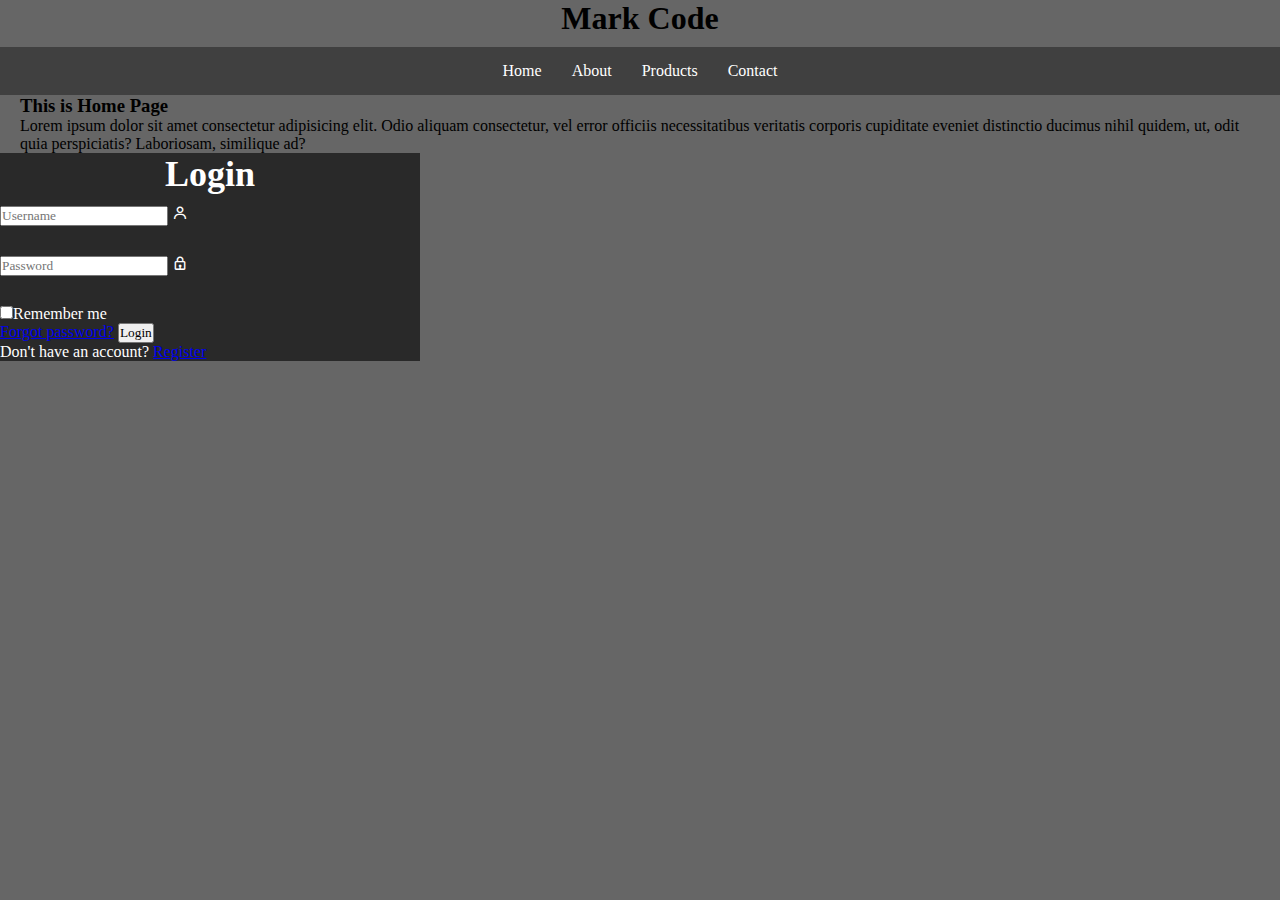
<file: form and nav/CSS Tutorial5#.html/index.html>
<!DOCTYPE html>
<html>
        <head>
             <link rel ="stylesheet" href="style.css"/>
            <link href='https://unpkg.com/boxicons@2.1.4/css/boxicons.min.css' rel='stylesheet'>

        </head>

        <body>              
          <h1>Mark Code</h1>

          <nav class="navbar">
            <ul>
                 <li><a href="index.html">Home</a></li>
                 <li><a href="about.html">About</a></li>
                 <li><a href="products.html">Products</a></li>
                 <li><a href="contact.html">Contact</a></li>
            </ul>
          </nav>
            <main>
                <h3>This is Home Page</h3>
                <p>Lorem ipsum dolor sit amet consectetur adipisicing elit. Odio aliquam consectetur, vel error officiis necessitatibus veritatis corporis cupiditate eveniet distinctio ducimus nihil quidem, ut, odit quia perspiciatis? Laboriosam, similique ad?</p>
            </main>

            <div class="wrapper">
              <form action="">
                <h1>Login</h1>
                <div class="input-box">
                   <input type="text" placeholder="Username" required>
                  <i class='bx bx-user'></i> 
                </div>
                  <div class="input-box">
                   <input type="password" placeholder="Password" required>
                  <i class='bx bx-lock'></i>
                </div>

                <div class="remember-forgot">
                  <label><input type="checkbox">Remember me
                  </label>
                </div>

                <a href="#">Forgot password?</a>

                <button type="submit" class="btn">Login</button>

                <div class="register-link">
                  <p>Don't have an account? <a
                    href="#">Register</a>
                </div>

              </form>
            </div>
        </body>
</html>
</file>
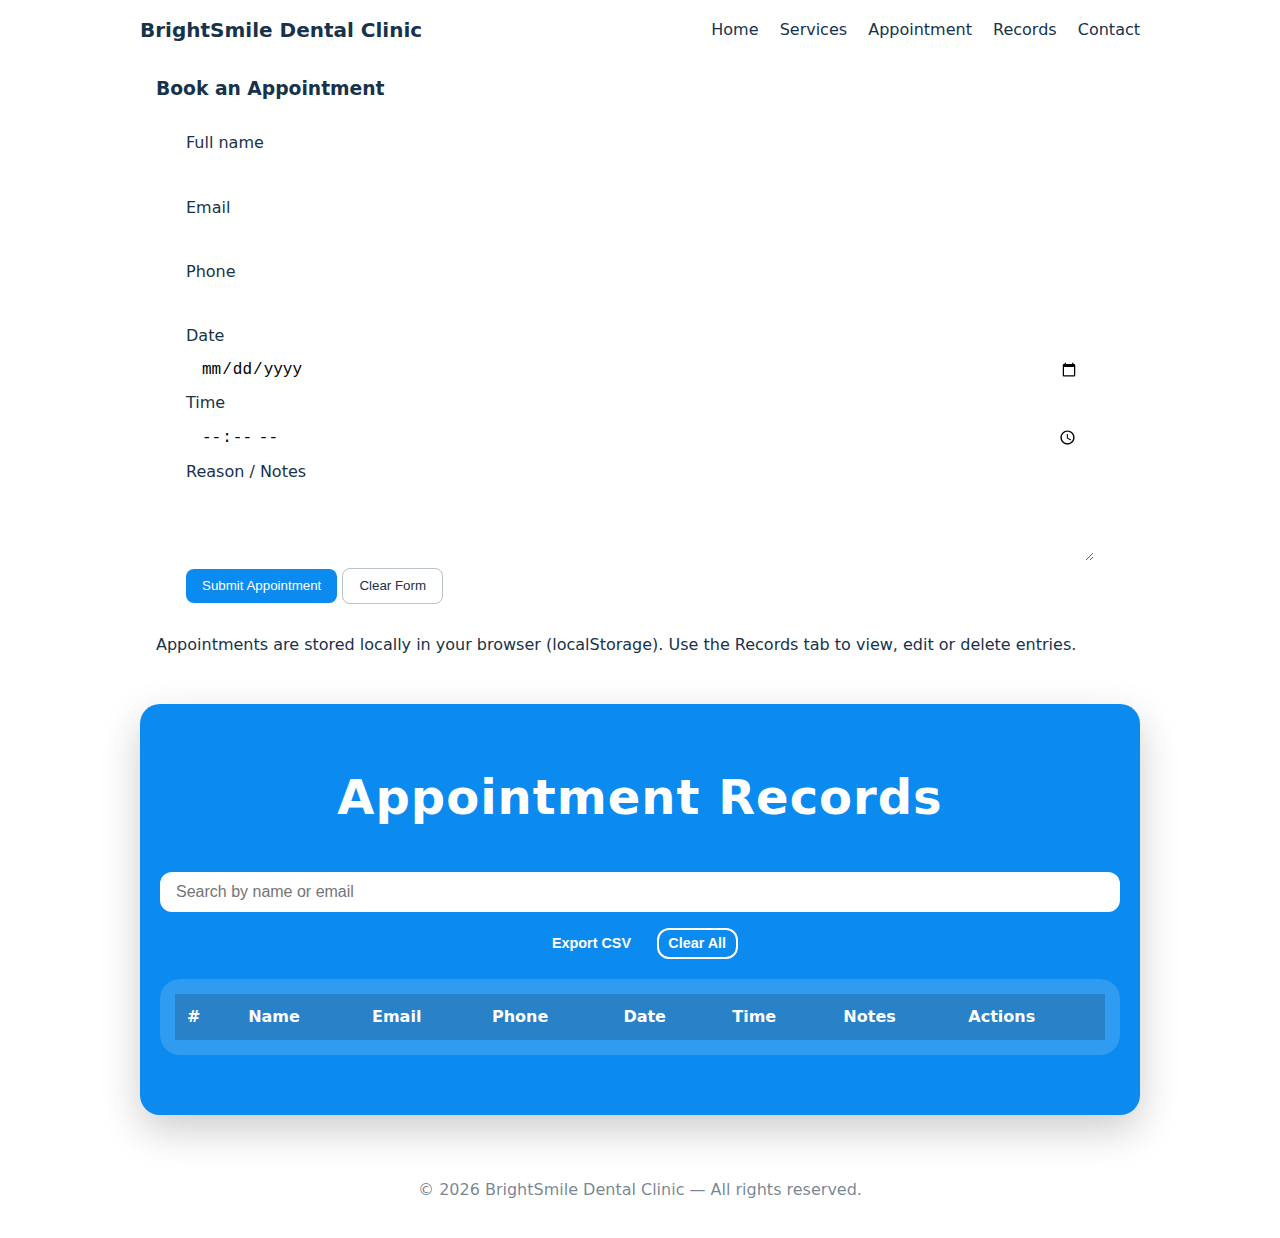
<file: dental/appointment.html>
<!doctype html>
<html lang="en">
<head>
  <meta charset="utf-8" />
  <meta name="viewport" content="width=device-width, initial-scale=1" />
  <title>BrightSmile Dental Clinic</title>
  <link rel="stylesheet" href="style.css">
</head>
<body>
  <header class="site-header">
    <div class="container header-inner">
      <h1 class="logo">BrightSmile Dental Clinic</h1>
      <nav class="nav" id="mainNav">
        <a href="index.html">Home</a>
        <a href="services.html">Services</a>
        <a href="appointment.html">Appointment</a>
        <a href="#records">Records</a>
        <a href="contact.html">Contact</a>
      </nav>
      <button class="nav-toggle" id="navToggle">☰</button>
    </div>
  </header>




  <section id="appointment" class="container appointment">
  <h3>Book an Appointment</h3>
  <form id="appointmentForm" class="form">
    <div class="row">
      <label>Full name<input type="text" id="name" required></label>
      <label>Email<input type="email" id="email" required></label>
    </div>
    <div class="row">
      <label>Phone<input type="tel" id="phone"></label>
      <label>Date<input type="date" id="date" required></label>
    </div>
    <div class="row">
      <label>Time<input type="time" id="time"></label>
    </div>
    <label>Reason / Notes<textarea id="message" rows="3"></textarea></label>
    <div class="form-actions">
      <button type="submit" class="btn">Submit Appointment</button>
      <button type="button" id="clearBtn" class="btn ghost">Clear Form</button>
    </div>
  </form>
  <p class="note">Appointments are stored locally in your browser (localStorage). Use the Records tab to view, edit or delete entries.</p>
</section>

    <section id="records" class="container records">
  <h3>Appointment Records</h3>
  
  <div class="records-controls">
    <input id="search" placeholder="Search by name or email">
    <button id="exportBtn" class="btn small">Export CSV</button>
    <button id="clearAllBtn" class="btn small ghost">Clear All</button>
  </div>
  
  <div class="table-wrap">
    <table id="recordsTable" aria-live="polite">
      <thead>
        <tr>
          <th>#</th>
          <th>Name</th>
          <th>Email</th>
          <th>Phone</th>
          <th>Date</th>
          <th>Time</th>
          <th>Notes</th>
          <th>Actions</th>
        </tr>
      </thead>
      <tbody></tbody>
    </table>
  </div>
</section>

 
  <footer class="site-footer">
    <div class="container">
      <p>© <span id="year"></span> BrightSmile Dental Clinic — All rights reserved.</p>
    </div>
  </footer>

  <template id="rowTemplate">
    <tr>
      <td class="idx"></td>
      <td class="tname"></td>
      <td class="temail"></td>
      <td class="tphone"></td>
      <td class="tdate"></td>
      <td class="ttime"></td>
      <td class="tnote"></td>
      <td class="tactions">
        <button class="btn tiny edit">Edit</button>
        <button class="btn tiny danger delete">Delete</button>
      </td>
    </tr>
  </template>

  <script>
    // Basic interactivity and localStorage appointment management
    const form = document.getElementById('appointmentForm');
    const recordsKey = 'brightsmile_appointments_v1';
    const tbody = document.querySelector('#recordsTable tbody');
    const template = document.getElementById('rowTemplate');
    const search = document.getElementById('search');
    const yearSpan = document.getElementById('year');
    yearSpan.textContent = new Date().getFullYear();

    function loadRecords() {
      const raw = localStorage.getItem(recordsKey);
      return raw ? JSON.parse(raw) : [];
    }
    function saveRecords(list) {
      localStorage.setItem(recordsKey, JSON.stringify(list));
    }

    function renderRecords(filter = ''){
      const list = loadRecords();
      tbody.innerHTML = '';
      const filtered = list.filter(r => {
        if(!filter) return true;
        const s = filter.toLowerCase();
        return (r.name||'').toLowerCase().includes(s) || (r.email||'').toLowerCase().includes(s);
      });
      filtered.forEach((r, i) => {
        const tr = template.content.cloneNode(true);
        tr.querySelector('.idx').textContent = i+1;
        tr.querySelector('.tname').textContent = r.name;
        tr.querySelector('.temail').textContent = r.email;
        tr.querySelector('.tphone').textContent = r.phone || '';
        tr.querySelector('.tdate').textContent = r.date || '';
        tr.querySelector('.ttime').textContent = r.time || '';
        tr.querySelector('.tnote').textContent = r.message || '';
        const editBtn = tr.querySelector('.edit');
        const deleteBtn = tr.querySelector('.delete');
        editBtn.addEventListener('click', ()=> editRecord(r.id));
        deleteBtn.addEventListener('click', ()=> deleteRecord(r.id));
        tbody.appendChild(tr);
      });
    }

    function uid(){ return Date.now().toString(36) + Math.random().toString(36).slice(2,7); }

    form.addEventListener('submit', (e)=>{
      e.preventDefault();
      const record = {
        id: uid(),
        name: document.getElementById('name').value.trim(),
        email: document.getElementById('email').value.trim(),
        phone: document.getElementById('phone').value.trim(),
        date: document.getElementById('date').value,
        time: document.getElementById('time').value,
        message: document.getElementById('message').value.trim()
      };
      const list = loadRecords();
      list.push(record);
      saveRecords(list);
      form.reset();
      renderRecords(search.value);
      // move to records section
      location.hash = '#records';
    });

    document.getElementById('clearBtn').addEventListener('click', ()=> form.reset());

    function editRecord(id){
      const list = loadRecords();
      const r = list.find(x=>x.id===id);
      if(!r) return alert('Record not found');
      // populate form for editing (simple flow: delete old, user submits new)
      document.getElementById('name').value = r.name;
      document.getElementById('email').value = r.email;
      document.getElementById('phone').value = r.phone;
      document.getElementById('date').value = r.date;
      document.getElementById('time').value = r.time;
      document.getElementById('message').value = r.message;
      // remove existing record so submit will create updated one
      const newList = list.filter(x=>x.id!==id);
      saveRecords(newList);
      renderRecords(search.value);
      location.hash = '#appointment';
    }

    function deleteRecord(id){
      if(!confirm('Delete this appointment?')) return;
      const list = loadRecords().filter(x=>x.id!==id);
      saveRecords(list);
      renderRecords(search.value);
    }

    document.getElementById('exportBtn').addEventListener('click', ()=>{
      const list = loadRecords();
      if(!list.length) return alert('No records to export');
      const hdr = ['id','name','email','phone','date','time','message'];
      const rows = list.map(r => hdr.map(h => '"'+(r[h]??'')+'"').join(','));
      const csv = [hdr.join(','), ...rows].join('\n');
      const blob = new Blob([csv], {type: 'text/csv'});
      const url = URL.createObjectURL(blob);
      const a = document.createElement('a');
      a.href = url; a.download = 'appointments.csv';
      document.body.appendChild(a); a.click(); a.remove();
      URL.revokeObjectURL(url);
    });

    document.getElementById('clearAllBtn').addEventListener('click', ()=>{
      if(!confirm('Clear ALL appointment records?')) return;
      localStorage.removeItem(recordsKey);
      renderRecords();
    });

    search.addEventListener('input', ()=> renderRecords(search.value));

    // contact form (example: doesn't send anywhere, just demo)
    document.getElementById('contactForm').addEventListener('submit', (e)=>{
      e.preventDefault();
      alert('Message sent. Thank you!');
      e.target.reset();
    });

    // nav toggle for small screens
    document.getElementById('navToggle').addEventListener('click', ()=>{
      document.getElementById('mainNav').classList.toggle('open');
    });

    // set focus to search when records hash
    window.addEventListener('hashchange', ()=>{
      if(location.hash === '#records') search.focus();
    });

    // initial render
    renderRecords();
  </script>
</file>
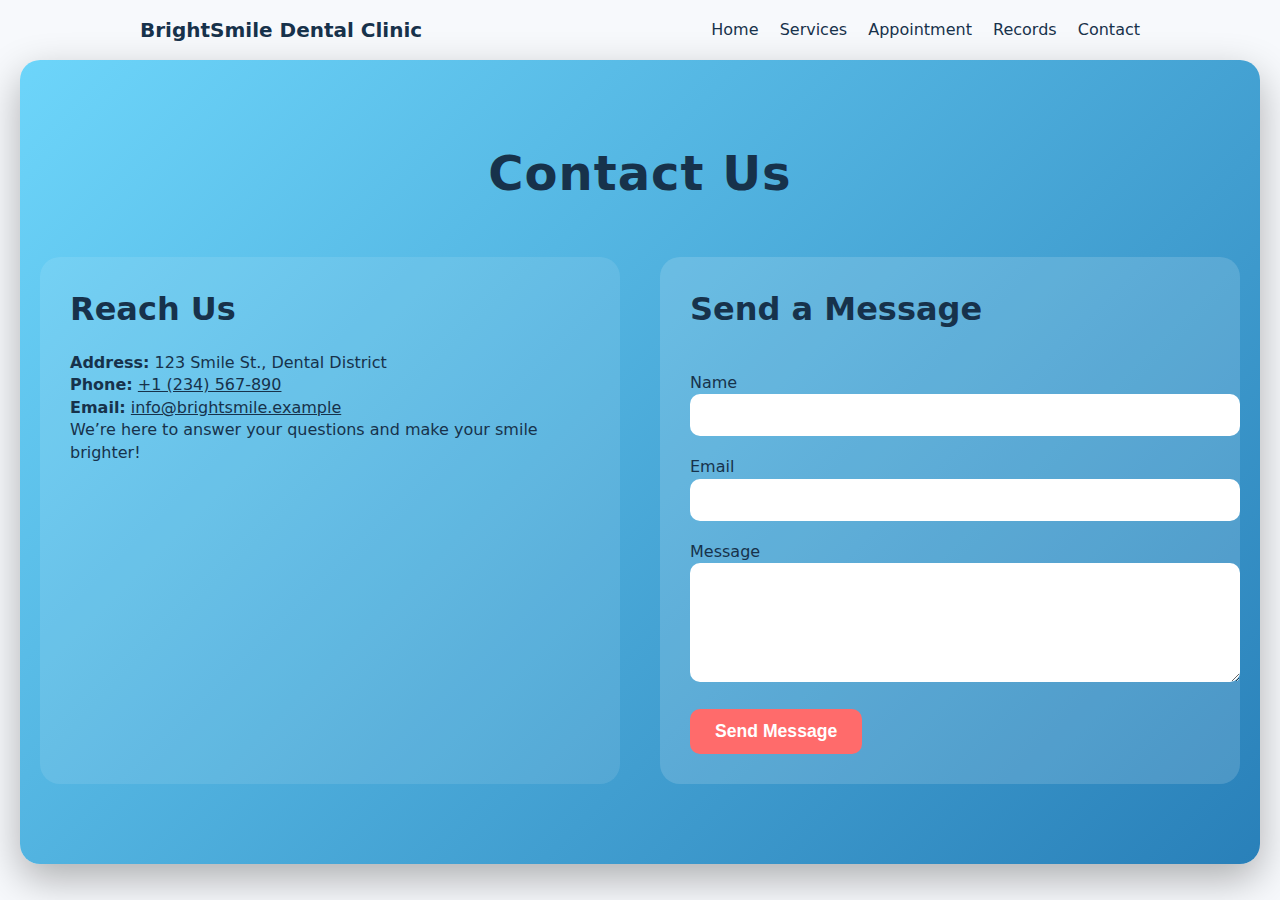
<file: dental/contact.html>
<!doctype html>
<html lang="en">
<head>
  <meta charset="utf-8" />
  <meta name="viewport" content="width=device-width, initial-scale=1" />
  <title>BrightSmile Dental Clinic</title>
  <link rel="stylesheet" href="contact.css">
</head>
<body>
  <header class="site-header">
    <div class="container header-inner">
      <h1 class="logo">BrightSmile Dental Clinic</h1>
      <nav class="nav" id="mainNav">
        <a href="index.html">Home</a>
        <a href="services.html">Services</a>
        <a href="appointment.html">Appointment</a>
        <a href="records.html">Records</a>
        <a href="contact.html">Contact</a>
      </nav>
      <button class="nav-toggle" id="navToggle">☰</button>
    </div>
  </header>



  <section id="contact" class="container contact">
  <h3>Contact Us</h3>
  <div class="contact-grid">
    <!-- Contact Info Card -->
    <div class="contact-info">
      <h4>Reach Us</h4>
      <p><strong>Address:</strong> 123 Smile St., Dental District</p>
      <p><strong>Phone:</strong> <a href="tel:+1234567890">+1 (234) 567-890</a></p>
      <p><strong>Email:</strong> <a href="mailto:info@brightsmile.example">info@brightsmile.example</a></p>
      <p>We’re here to answer your questions and make your smile brighter!</p>
    </div>

    <!-- Contact Form Card -->
    <form id="contactForm" class="form small-form">
      <h4>Send a Message</h4>
      <label>Name
        <input type="text" id="cname" required>
      </label>
      <label>Email
        <input type="email" id="cemail" required>
      </label>
      <label>Message
        <textarea id="cmessage" rows="5" required></textarea>
      </label>
      <div class="form-actions">
        <button type="submit" class="btn">Send Message</button>
      </div>
    </form>
  </div>
</section>
</file>
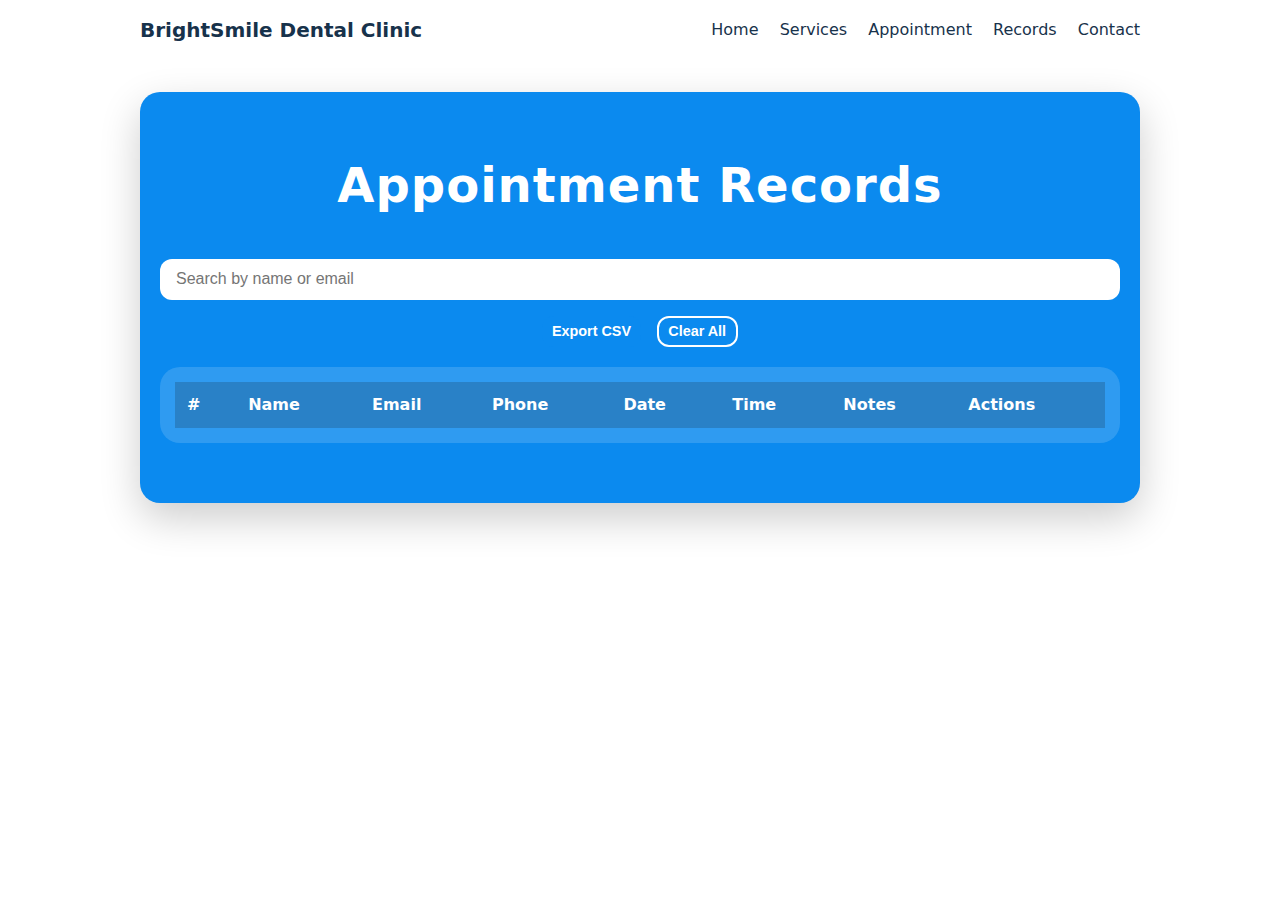
<file: dental/records.html>
<!doctype html>
<html lang="en">
<head>
  <meta charset="utf-8" />
  <meta name="viewport" content="width=device-width, initial-scale=1" />
  <title>BrightSmile Dental Clinic</title>
  <link rel="stylesheet" href="style.css">
</head>
<body>
  <header class="site-header">
    <div class="container header-inner">
      <h1 class="logo">BrightSmile Dental Clinic</h1>
      <nav class="nav" id="mainNav">
        <a href="index.html">Home</a>
        <a href="services.html">Services</a>
        <a href="appointment.html">Appointment</a>
        <a href="records.html">Records</a>
        <a href="contact.html">Contact</a>
      </nav>
      <button class="nav-toggle" id="navToggle">☰</button>
    </div>
  </header>

 <section id="records" class="container records">
  <h3>Appointment Records</h3>
  
  <div class="records-controls">
    <input id="search" placeholder="Search by name or email">
    <button id="exportBtn" class="btn small">Export CSV</button>
    <button id="clearAllBtn" class="btn small ghost">Clear All</button>
  </div>
  
  <div class="table-wrap">
    <table id="recordsTable" aria-live="polite">
      <thead>
        <tr>
          <th>#</th>
          <th>Name</th>
          <th>Email</th>
          <th>Phone</th>
          <th>Date</th>
          <th>Time</th>
          <th>Notes</th>
          <th>Actions</th>
        </tr>
      </thead>
      <tbody></tbody>
    </table>
  </div>
</section>
</file>
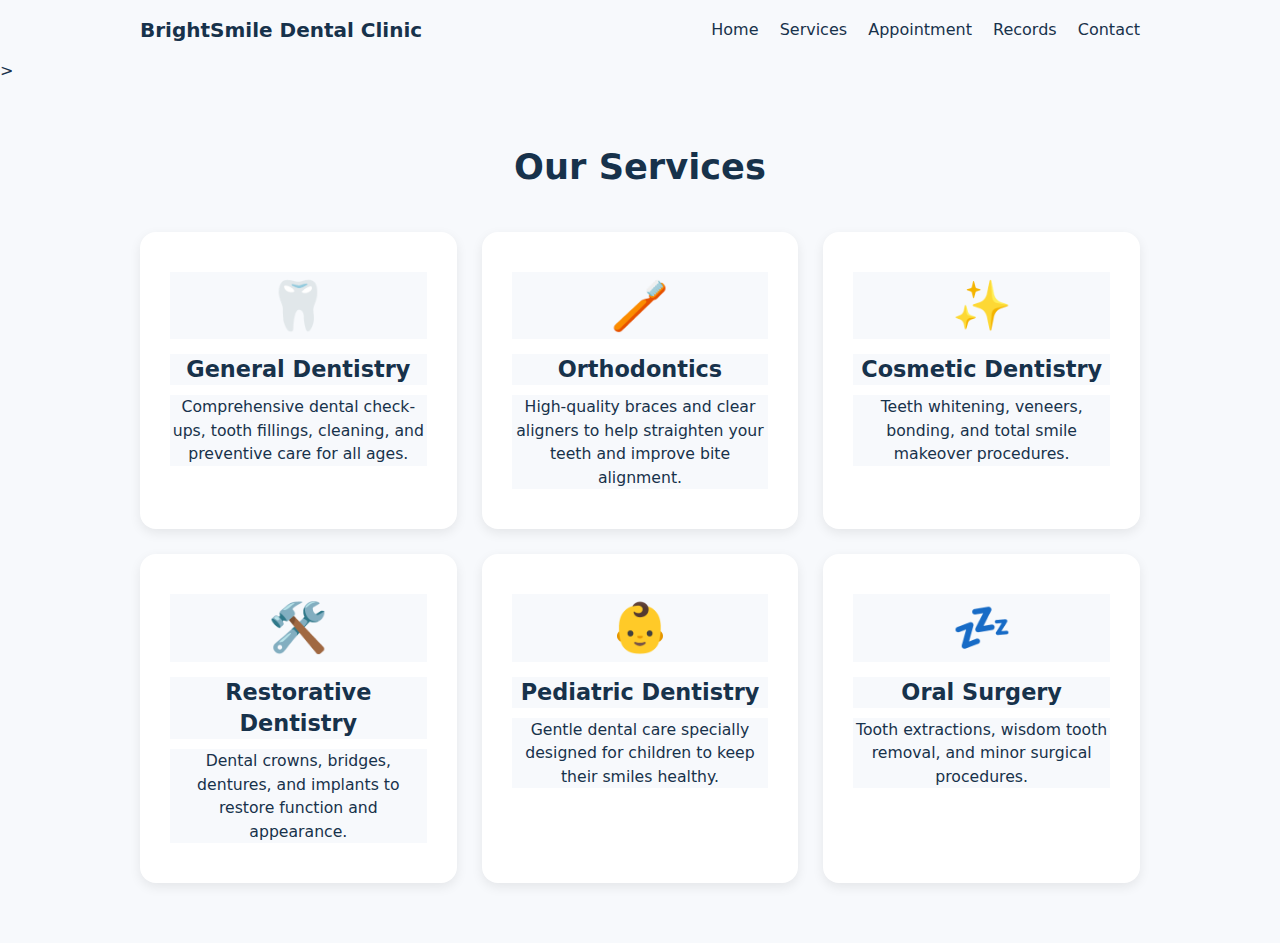
<file: dental/services.html>
<!doctype html>
<html lang="en">
<head>
  <meta charset="utf-8" />
  <meta name="viewport" content="width=device-width, initial-scale=1" />
  <title>BrightSmile Dental Clinic</title>
  <link rel="stylesheet" href="services.css">
</head>
<body>
  <header class="site-header">
    <div class="container header-inner">
      <h1 class="logo">BrightSmile Dental Clinic</h1>
      <nav class="nav" id="mainNav">
        <a href="index.html">Home</a>
        <a href="services.html">Services</a>
        <a href="appointment.html">Appointment</a>
        <a href="records.html">Records</a>
        <a href="contact.html">Contact</a>
      </nav>
      <button class="nav-toggle" id="navToggle">☰</button>
    </div>
  </header>

>

  <section id="services" class="container services">
  <h3>Our Services</h3>
  
  <div class="cards">

    <div class="card big">
      <div class="card-icon">🦷</div>
      <h4>General Dentistry</h4>
      <p>Comprehensive dental check-ups, tooth fillings, cleaning, and preventive care for all ages.</p>
    </div>

    <div class="card big">
      <div class="card-icon">🪥</div>
      <h4>Orthodontics</h4>
      <p>High-quality braces and clear aligners to help straighten your teeth and improve bite alignment.</p>
    </div>

    <div class="card big">
      <div class="card-icon">✨</div>
      <h4>Cosmetic Dentistry</h4>
      <p>Teeth whitening, veneers, bonding, and total smile makeover procedures.</p>
    </div>

    <div class="card big">
      <div class="card-icon">🛠️</div>
      <h4>Restorative Dentistry</h4>
      <p>Dental crowns, bridges, dentures, and implants to restore function and appearance.</p>
    </div>

    <div class="card big">
      <div class="card-icon">👶</div>
      <h4>Pediatric Dentistry</h4>
      <p>Gentle dental care specially designed for children to keep their smiles healthy.</p>
    </div>

    <div class="card big">
      <div class="card-icon">💤</div>
      <h4>Oral Surgery</h4>
      <p>Tooth extractions, wisdom tooth removal, and minor surgical procedures.</p>
    </div>

  </div>
</section>
</file>
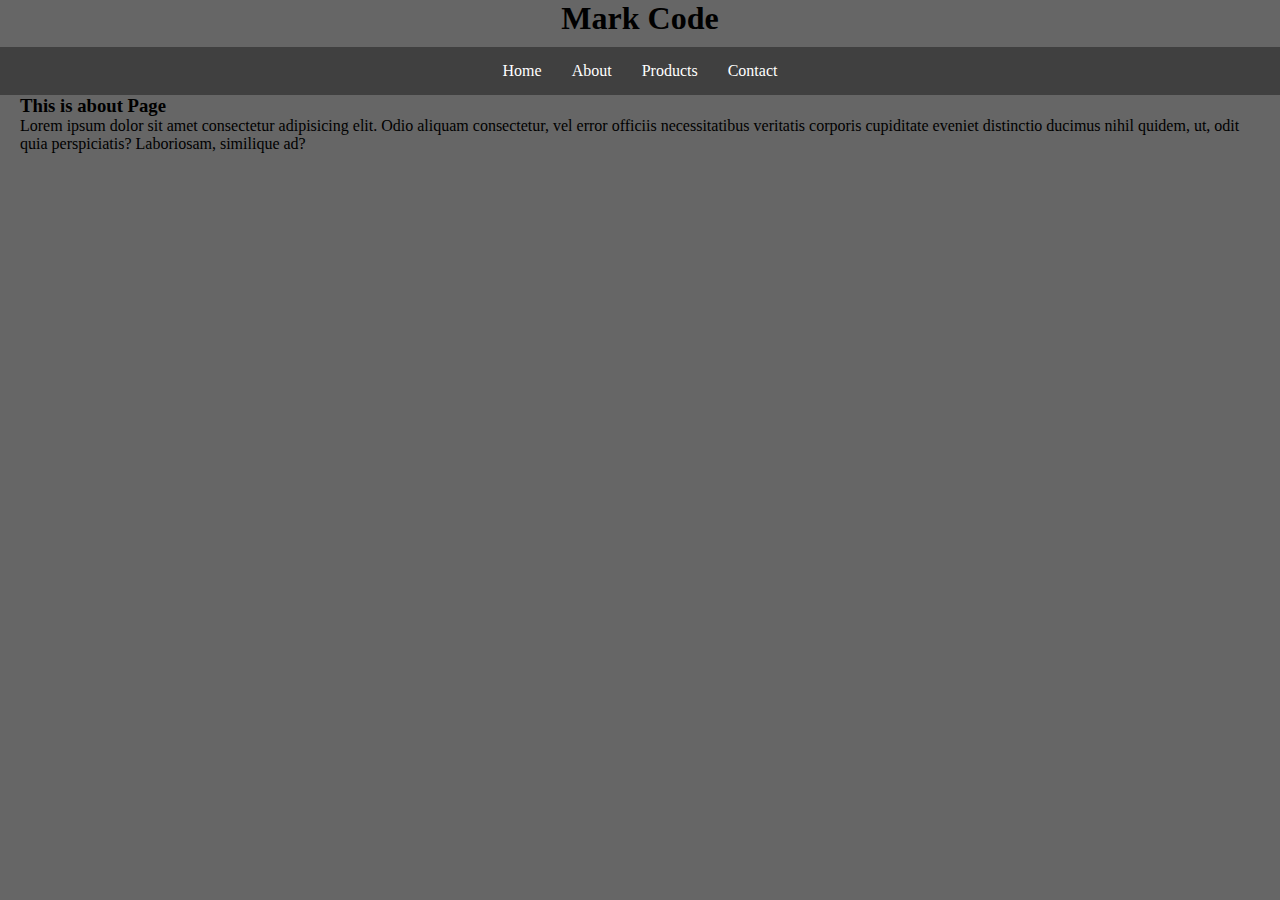
<file: form and nav/CSS Tutorial5#.html/about.html>
<!DOCTYPE html>
<html>
        <head>
             <link rel ="stylesheet" href="style.css"/>
        </head>

        <body>              
          <h1>Mark Code</h1>

          <nav class="navbar">
            <ul>
                 <li><a href="index.html">Home</a></li>
                 <li><a href="about.html">About</a></li>
                 <li><a href="products.html">Products</a></li>
                 <li><a href="contact.html">Contact</a></li>
            </ul>
          </nav>
            <main>
                <h3>This is about Page</h3>
                <p>Lorem ipsum dolor sit amet consectetur adipisicing elit. Odio aliquam consectetur, vel error officiis necessitatibus veritatis corporis cupiditate eveniet distinctio ducimus nihil quidem, ut, odit quia perspiciatis? Laboriosam, similique ad?</p>
            </main>
        </body>
</html>
</file>
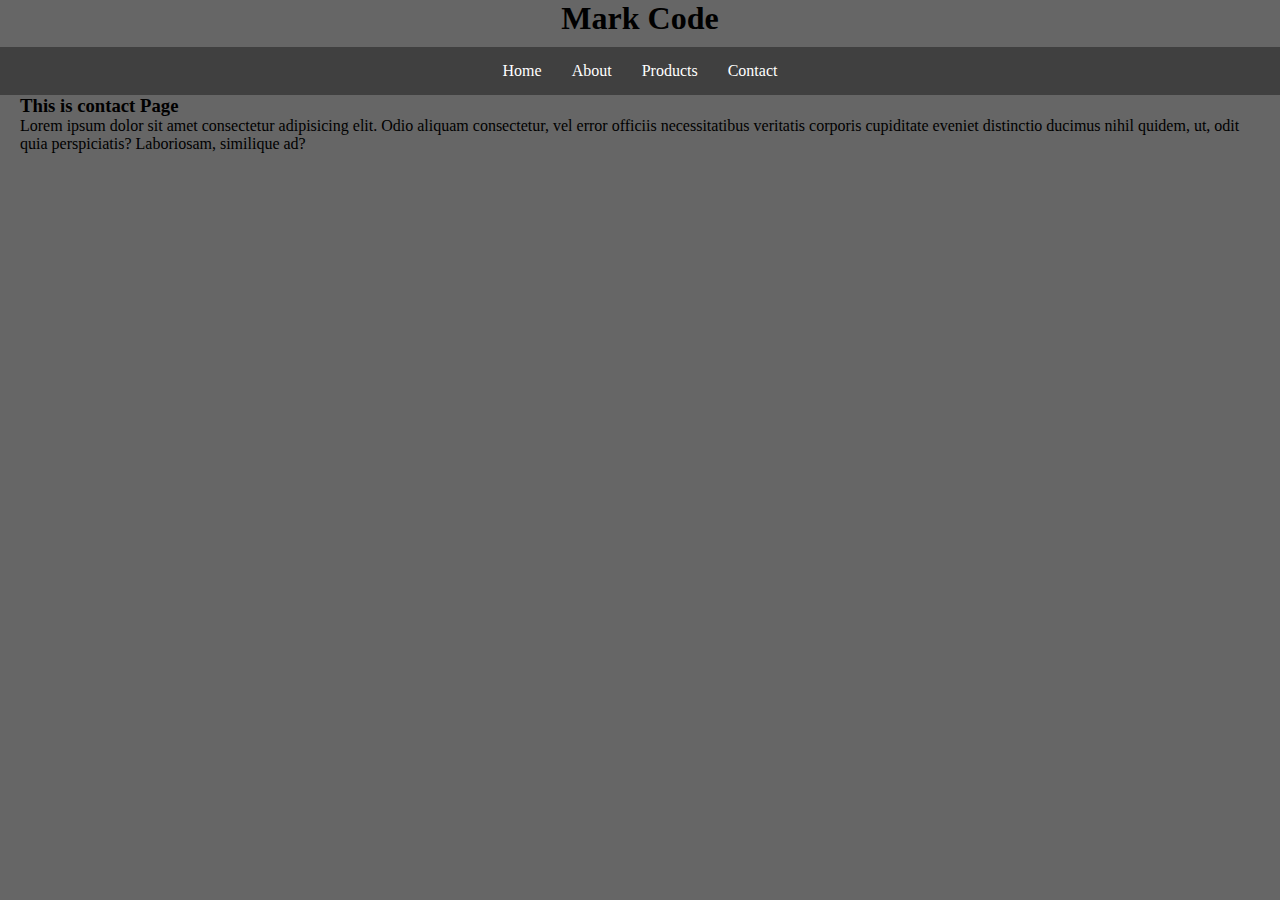
<file: form and nav/CSS Tutorial5#.html/contact.html>
<!DOCTYPE html>
<html>
        <head>
             <link rel ="stylesheet" href="style.css"/>
        </head>

        <body>              
          <h1>Mark Code</h1>

          <nav class="navbar">
            <ul>
                 <li><a href="index.html">Home</a></li>
                 <li><a href="about.html">About</a></li>
                 <li><a href="products.html">Products</a></li>
                 <li><a href="contact.html">Contact</a></li>
            </ul>
          </nav>
            <main>
                <h3>This is contact Page</h3>
                <p>Lorem ipsum dolor sit amet consectetur adipisicing elit. Odio aliquam consectetur, vel error officiis necessitatibus veritatis corporis cupiditate eveniet distinctio ducimus nihil quidem, ut, odit quia perspiciatis? Laboriosam, similique ad?</p>
            </main>
        </body>
</html>
</file>
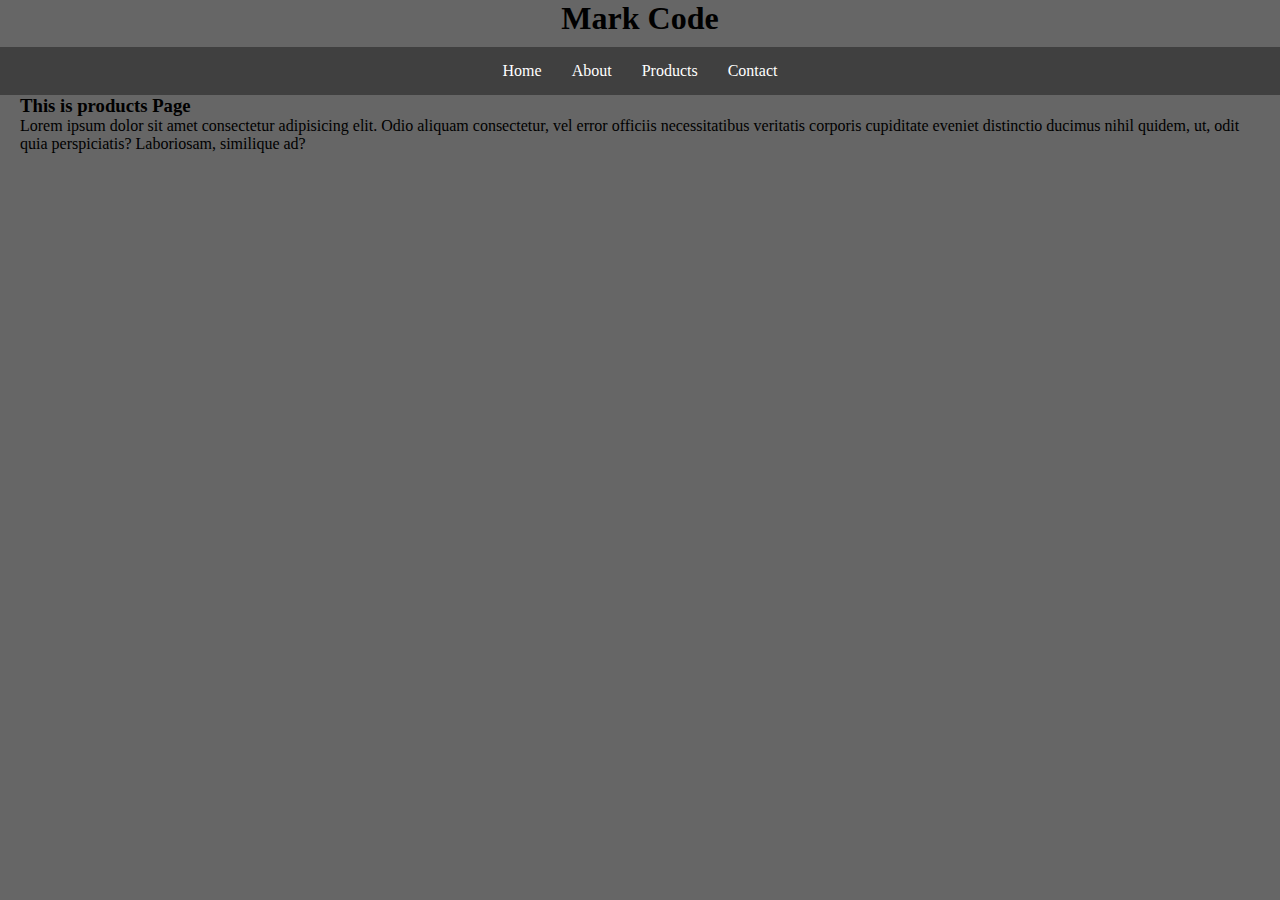
<file: form and nav/CSS Tutorial5#.html/products.html>
<!DOCTYPE html>
<html>
        <head>
             <link rel ="stylesheet" href="style.css"/>
        </head>

        <body>              
          <h1>Mark Code</h1>

          <nav class="navbar">
            <ul>
                 <li><a href="index.html">Home</a></li>
                 <li><a href="about.html">About</a></li>
                 <li><a href="products.html">Products</a></li>
                 <li><a href="contact.html">Contact</a></li>
            </ul>
          </nav>
            <main>
                <h3>This is products Page</h3>
                <p>Lorem ipsum dolor sit amet consectetur adipisicing elit. Odio aliquam consectetur, vel error officiis necessitatibus veritatis corporis cupiditate eveniet distinctio ducimus nihil quidem, ut, odit quia perspiciatis? Laboriosam, similique ad?</p>
            </main>
        </body>
</html>
</file>
<file: form and nav/CSS Tutorial5#.html/style.css>
* {
margin: 0;
padding: 0;
box-sizing: border-box;
font-family: "Poppins";

}

body {
  margin: 0px;
  align-items: center;
  min-height: 100vh;
  background-color: rgba(0, 0, 0, 0.6);
  
}

main {
  margin-left: 20px;
   margin-right: 20px;
}

h1 {
  text-align: center;
  margin-bottom: 10px;

}

.navbar ul {
    list-style-type:none;
    background-color: hsl(0, 0%, 25%);
    justify-content: center;
    display: flex;
    padding: 0px;
    margin: 0px;
    overflow: hidden;
}
.navbar a {
  color: white;
  text-decoration: none;
  padding: 15px;
  display: block;
  text-align: center;
}

.navbar a:hover {
   background-color: hsl(0, 0%, 10%);
}

.navbar li {
  float: left;
}

.wrapper {
  width: 420px;
  background-color: rgba(0, 0, 0, 0.6);
  color: white;
}

.wrapper h1 {
  font-size: 36px;
  text-align: center;
}

.wrapper .input-box {
  width: 100%;
  height: 50px;
  background-color:
}
</file>
<file: dental/contact.css>
* {
 
  margin: 0;
  padding: 0;
  color: #17324b;
}

/* Root Variables */
:root {
  --accent: #0b8aef;
  --dark: #17324b;
  --muted: #6b7280;
  --bg: #f7f9fc;
}

/* Body & Container */
body {
  font-family: system-ui, -apple-system, Segoe UI, Roboto, 'Helvetica Neue', Arial;
  background: var(--bg);
  color: var(--dark);
  line-height: 1.4;
}

.container {
  max-width: 1000px;
  margin: 0 auto;
  padding: 1rem;
}

/* Header */
.header-inner {
  display: flex;
  align-items: center;
  justify-content: space-between;
  padding: 1rem 0;
}

.logo {
  font-size: 1.25rem;
  color: var(--dark);
}

.nav a {
  margin-left: 1rem;
  text-decoration: none;
  color: var(--dark);
}

.nav-toggle {
  display: none;
  background: transparent;
  border: 0;
  font-size: 1.25rem;
}

/* Hero Section */
/* Hero Section */
.hero {
  position: relative;
  min-height: 100vh; /* Full-screen height */
  display: flex;
  align-items: center;
  justify-content: center;
  text-align: center;
  background: url('img/img1.avif');
  color: white;
  overflow: hidden;
}

/* Overlay Gradient */
.hero .overlay {
  position: absolute;
  top: 0;
  left: 0;
  width: 100%;
  height: 100%;
  background: rgba(11, 138, 239, 0.6);
  mix-blend-mode: multiply;
  z-index: 1;
}

/* Hero Content */
.hero-content {
  position: relative;
  z-index: 2;
  max-width: 800px;
  padding: 2rem;
}

.hero h2 {
  font-size: 4rem;
  font-weight: 700;
  margin-bottom: 1rem;
  line-height: 1.2;
  animation: fadeInUp 1s ease forwards;
}

.hero p {
  font-size: 1.5rem;
  margin-bottom: 2rem;
  animation: fadeInUp 1.3s ease forwards;
}

/* Button */
.hero .btn-primary {
  padding: 1rem 2rem;
  font-size: 1.2rem;
  border-radius: 50px;
  background: #ff6b6b;
  color: white;
  text-decoration: none;
  font-weight: bold;
  transition: transform 0.3s, box-shadow 0.3s;
}

.hero .btn-primary:hover {
  transform: translateY(-5px);
  box-shadow: 0 10px 25px rgba(0,0,0,0.3);
}

/* Contact Grid */
.container.contact {
  padding: 80px 20px;
  background: linear-gradient(135deg, #6dd5fa, #2980b9);
  color: #fff;
  border-radius: 20px;
  max-width: 1200px;
  margin: auto;
  box-shadow: 0 15px 40px rgba(0,0,0,0.3);
}

/* Section title */
.container.contact h3 {
  font-size: 3rem;
  text-align: center;
  margin-bottom: 50px;
  letter-spacing: 1px;
}

/* Grid layout */
.contact-grid {
  display: grid;
  grid-template-columns: repeat(auto-fit, minmax(350px, 1fr));
  gap: 40px;
}

/* Contact info card */
.contact-info {
  background: rgba(255, 255, 255, 0.1);
  padding: 30px;
  border-radius: 20px;
  transition: transform 0.3s ease, box-shadow 0.3s ease;
}

.contact-info:hover {
  transform: translateY(-10px);
  box-shadow: 0 20px 50px rgba(0,0,0,0.3);
}

/* Contact form card */
.form {
  background: rgba(255, 255, 255, 0.15);
  padding: 30px;
  border-radius: 20px;
  display: flex;
  flex-direction: column;
  gap: 20px;
  transition: transform 0.3s ease, box-shadow 0.3s ease;
}

.form:hover {
  transform: translateY(-10px);
  box-shadow: 0 20px 50px rgba(0,0,0,0.3);
}

/* Form input styling */
input, textarea {
  width: 100%;
  padding: 12px 15px;
  border-radius: 10px;
  border: none;
  outline: none;
  font-size: 1rem;
}

/* Button styling */
.btn {
  padding: 12px 25px;
  background: #ff6b6b;
  color: white;
  font-size: 1.1rem;
  font-weight: bold;
  border: none;
  border-radius: 10px;
  cursor: pointer;
  transition: 0.3s ease;
}

.btn:hover {
  background: #ff4757;
}

/* Responsive text */
.contact-info h4,
.form h4 {
  font-size: 2rem;
  margin-bottom: 20px;
}
</file>
<file: dental/services.css>
* {
 
  margin: 0;
  padding: 0;
  background-color:#f7f9fc;
  color:#17324b; 
}

/* Root Variables */
:root {
  --accent: #0b8aef → fresh at friendly blue, maganda sa buttons, highlights, at hover effects.

--dark: #17324b → professional at readable, magandang gamitin sa text at headings.

--bg: #f7f9fc → malinis at airy na background, relaxing sa mata ng patients.
}

/* Body & Container */
body {
  font-family: system-ui, -apple-system, Segoe UI, Roboto, 'Helvetica Neue', Arial;
  background: var(--bg);
  color: var(--dark);
  line-height: 1.4;
}

.container {
  max-width: 1000px;
  margin: 0 auto;
  padding: 1rem;
}

/* Header */
.header-inner {
  display: flex;
  align-items: center;
  justify-content: space-between;
  padding: 1rem 0;
}

.logo {
  font-size: 1.25rem;
  color: var(--dark);
}

.nav a {
  margin-left: 1rem;
  text-decoration: none;
  color: var(--dark);
}

.nav-toggle {
  display: none;
  background: transparent;
  border: 0;
  font-size: 1.25rem;
}

/* Hero Section */
/* Hero Section */
.hero {
  position: relative;
  min-height: 100vh; /* Full-screen height */
  display: flex;
  align-items: center;
  justify-content: center;
  text-align: center;
  background: url('img/img1.avif');
  color: white;
  overflow: hidden;
}

/* Overlay Gradient */
.hero .overlay {
  position: absolute;
  top: 0;
  left: 0;
  width: 100%;
  height: 100%;
  background: rgba(11, 138, 239, 0.6);
  mix-blend-mode: multiply;
  z-index: 1;
}

/* Hero Content */
.hero-content {
  position: relative;
  z-index: 2;
  max-width: 800px;
  padding: 2rem;
}

.hero h2 {
  font-size: 4rem;
  font-weight: 700;
  margin-bottom: 1rem;
  line-height: 1.2;
  animation: fadeInUp 1s ease forwards;
}

.hero p {
  font-size: 1.5rem;
  margin-bottom: 2rem;
  animation: fadeInUp 1.3s ease forwards;
}

/* Button */
.hero .btn-primary {
  padding: 1rem 2rem;
  font-size: 1.2rem;
  border-radius: 50px;
  background: #ff6b6b;
  color: white;
  text-decoration: none;
  font-weight: bold;
  transition: transform 0.3s, box-shadow 0.3s;
}

.hero .btn-primary:hover {
  transform: translateY(-5px);
  box-shadow: 0 10px 25px rgba(0,0,0,0.3);
}

/* Services Section */
.services {
  padding: 60px 0;
}

.services h3 {
  text-align: center;
  font-size: 2.2rem;
  margin-bottom: 40px;
  color: var(--dark);
}

.services .cards {
  display: grid;
  grid-template-columns: repeat(auto-fit, minmax(260px, 1fr));
  gap: 25px;
}

.services .card {
  background: #fff;
  border-radius: 16px;
  padding: 30px 25px;
  text-align: center;
  transition: 0.3s;
  box-shadow: 0 4px 12px rgba(0,0,0,0.08);
}

.services .card.big {
  padding: 40px 30px;
}

.card-icon {
  font-size: 48px;
  margin-bottom: 15px;
}

.services .card h4 {
  font-size: 1.4rem;
  margin-bottom: 10px;
  color: var(--accent);
}

.services .card p {
  font-size: 0.98rem;
  color: var(--muted);
  line-height: 1.5;
}

.services .card:hover {
  transform: translateY(-6px);
  box-shadow: 0 8px 18px rgba(0,0,0,0.15);
}
</file>
<file: dental/style.css>
/* Basic Reset */
* {
  margin: 0;
  padding: 0;
  box-sizing: border-box;
}

/* Root Variables */
:root {
  --accent: #0b8aef;    /* buttons, highlights */
  --dark: #17324b;      /* text, headings */
  --bg:  background;       /* background */
  --accent-hover: #042947; /* slightly darker accent for hover */
  --text-light: #ffffff;   /* for text on accent background */
}

/* Body & Container */
body {
  font-family: system-ui, -apple-system, Segoe UI, Roboto, 'Helvetica Neue', Arial;
  background: var(--bg);
  color: var(--dark);
  line-height: 1.4;
}

.container {
  max-width: 1000px;
  margin: 0 auto;
  padding: 1rem;
}

/* Header */
.header-inner {
  display: flex;
  align-items: center;
  justify-content: space-between;
  padding: 1rem 0;
}

.site-header {
  background:calc(#ffffff) ;
}

.logo {
  font-size: 1.25rem;
  color: var(--dark);
}

.nav a {
  margin-left: 1rem;
  text-decoration: none;
  color: var(--dark);
  background-color: calc(#ffffff);
}

.nav-toggle {
  display: none;
  background: transparent;
  border: 0;
  font-size: 1.25rem;
}

/* Hero Section */
/* Hero Section */
.hero {
  position: relative;
  height: 90vh;
  overflow: hidden;
}

.hero-slider {
  display: flex;
  width: 300%;
  height: 100%;
 background-image: url("img/");
  animation: slide 15s infinite linear;
}

.slide {
  width: 100%;
  background-size: cover;
  background-position: center;
  position: relative;
  display: flex;
  align-items: center;
}

.overlay {
  position: absolute;
  inset: 0;
  background: rgba(0,0,0,0.45);
}

.hero-content {
  position: relative;
  color: #fff;
  max-width: 600px;
  padding: 20px;
  z-index: 2;
}

.highlight {
  color: #0b8aef;
  font-weight: bold;
}

.mini-gallery {
  padding: 40px 0;
  background: #f6f9fc;
}

.mini-gallery h3 {
  text-align: center;
  margin-bottom: 20px;
  color: var(--dark);
}

.gallery-grid {
  display: grid;
  grid-template-columns: repeat(4, 1fr);
  gap: 15px;
}

.gallery-grid img {
  width: 100%;
  height: 170px;
  object-fit: cover;
  border-radius: 10px;
}


/* Buttons */
.btn {
  display: inline-block;
  padding: 0.6rem 1rem;
  border-radius: 0.5rem;
  background: var(--accent);
  color: var(--text-light);
  text-decoration: none;
  border: 0;
  cursor: pointer;
  transition: 0.3s ease;
}

.btn:hover {
  background: var(--accent-hover);
}

.btn.ghost {
  background: transparent;
  border: 1px solid rgba(23,50,75,0.3);
  color: var(--dark);
}

.btn.small {
  padding: 0.35rem 0.6rem;
  font-size: 0.9rem;
}

.btn.tiny {
  padding: 0.25rem 0.45rem;
  font-size: 0.85rem;
}

/* Contact Section */
.container.contact {
  padding: 80px 20px;
  background: var(--accent);
  color: var(--text-light);
  border-radius: 20px;
  max-width: 1200px;
  margin: auto;
  box-shadow: 0 15px 40px rgba(0,0,0,0.2);
}

.container.contact h3 {
  font-size: 3rem;
  text-align: center;
  margin-bottom: 50px;
  letter-spacing: 1px;
}

.contact-grid {
  display: grid;
  grid-template-columns: repeat(auto-fit, minmax(350px, 1fr));
  gap: 40px;
}

.contact-info,
.form {
  background: rgba(255,255,255,0.15);
  padding: 30px;
  border-radius: 20px;
  transition: transform 0.3s ease, box-shadow 0.3s ease;
}

.contact-info:hover,
.form:hover {
  transform: translateY(-10px);
  box-shadow: 0 20px 50px rgba(0,0,0,0.3);
}

input, textarea {
  width: 100%;
  padding: 12px 15px;
  border-radius: 10px;
  border: none;
  outline: none;
  font-size: 1rem;
}

/* Records Section */
.records {
  padding: 60px 20px;
  background: var(--accent);
  color: var(--text-light);
  border-radius: 20px;
  box-shadow: 0 15px 40px rgba(0,0,0,0.2);
  margin-top: 2rem;
}

.records h3 {
  font-size: 3rem;
  text-align: center;
  margin-bottom: 40px;
  letter-spacing: 1px;
}

.records-controls {
  display: flex;
  flex-wrap: wrap;
  gap: 1rem;
  margin-bottom: 20px;
  justify-content: center;
}

.records-controls input {
  padding: 0.7rem 1rem;
  border-radius: 12px;
  border: none;
  min-width: 200px;
}

.records-controls .btn {
  border-radius: 12px;
  font-weight: bold;
}

.records-controls .btn.ghost {
  background: transparent;
  border: 2px solid var(--text-light);
  color: var(--text-light);
}

.records-controls .btn:hover {
  opacity: 0.9;
}

.table-wrap {
  overflow-x: auto;
  background: rgba(255,255,255,0.15);
  border-radius: 20px;
  padding: 15px;
}

table {
  width: 100%;
  border-collapse: separate;
  border-spacing: 0;
  min-width: 800px;
}

thead th {
  background: rgba(23,50,75,0.25);
  color: var(--text-light);
  padding: 12px;
  font-size: 1rem;
  text-align: left;
  position: sticky;
  top: 0;
  z-index: 1;
}

tbody td {
  background: rgba(23,50,75,0.1);
  padding: 12px;
  color: var(--text-light);
  font-size: 0.95rem;
  border-bottom: 1px solid rgba(255,255,255,0.2);
}

tbody tr:hover td {
  background: rgba(23,50,75,0.25);
  transition: 0.3s ease;
}

/* Footer */
.site-footer {
  padding: 1rem 0;
  margin-top: 2rem;
  text-align: center;
  color: rgba(23,50,75,0.6);
}

/* Media Queries */
@media (max-width: 900px) {
  .records-controls {
    flex-direction: column;
    align-items: center;
  }
  
  table {
    min-width: 100%;
  }
}

@media (max-width: 800px) {
  .cards,
  .row {
    flex-direction: column;
  }

  .contact-grid {
    grid-template-columns: 1fr;
  }

  .nav a {
    display: block;
    padding: 0.5rem 0;
  }

  .nav-toggle {
    display: block;
  }

  .nav {
    position: absolute;
    top: 68px;
    right: 16px;
    background: var(--bg);
    padding: 1rem;
    border-radius: 0.5rem;
    box-shadow: 0 6px 20px rgba(12, 20, 30, 0.08);
    display: none;
  }

  .nav.open {
    display: block;
  }
}

/* Utilities */
.danger {
  background: rgba(239,68,68,0.8);
  color: var(--text-light);
}
</file>
